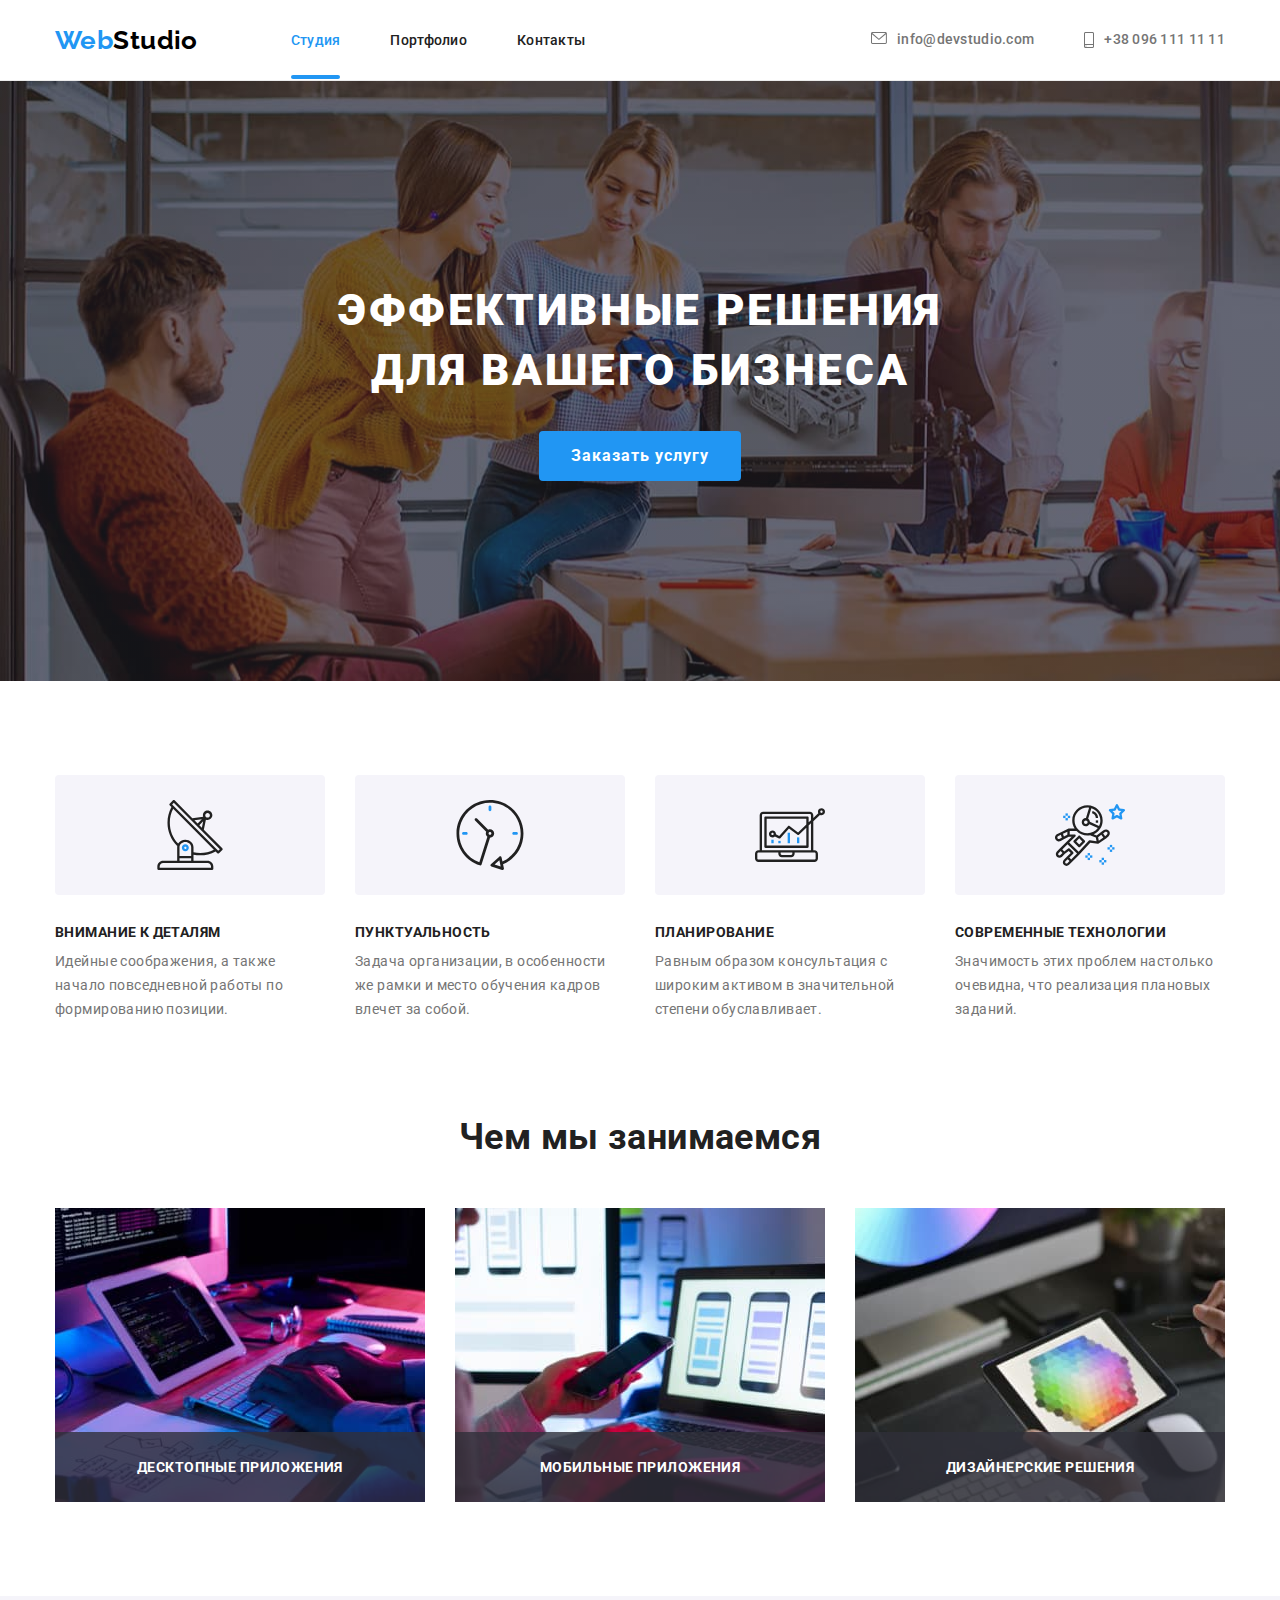
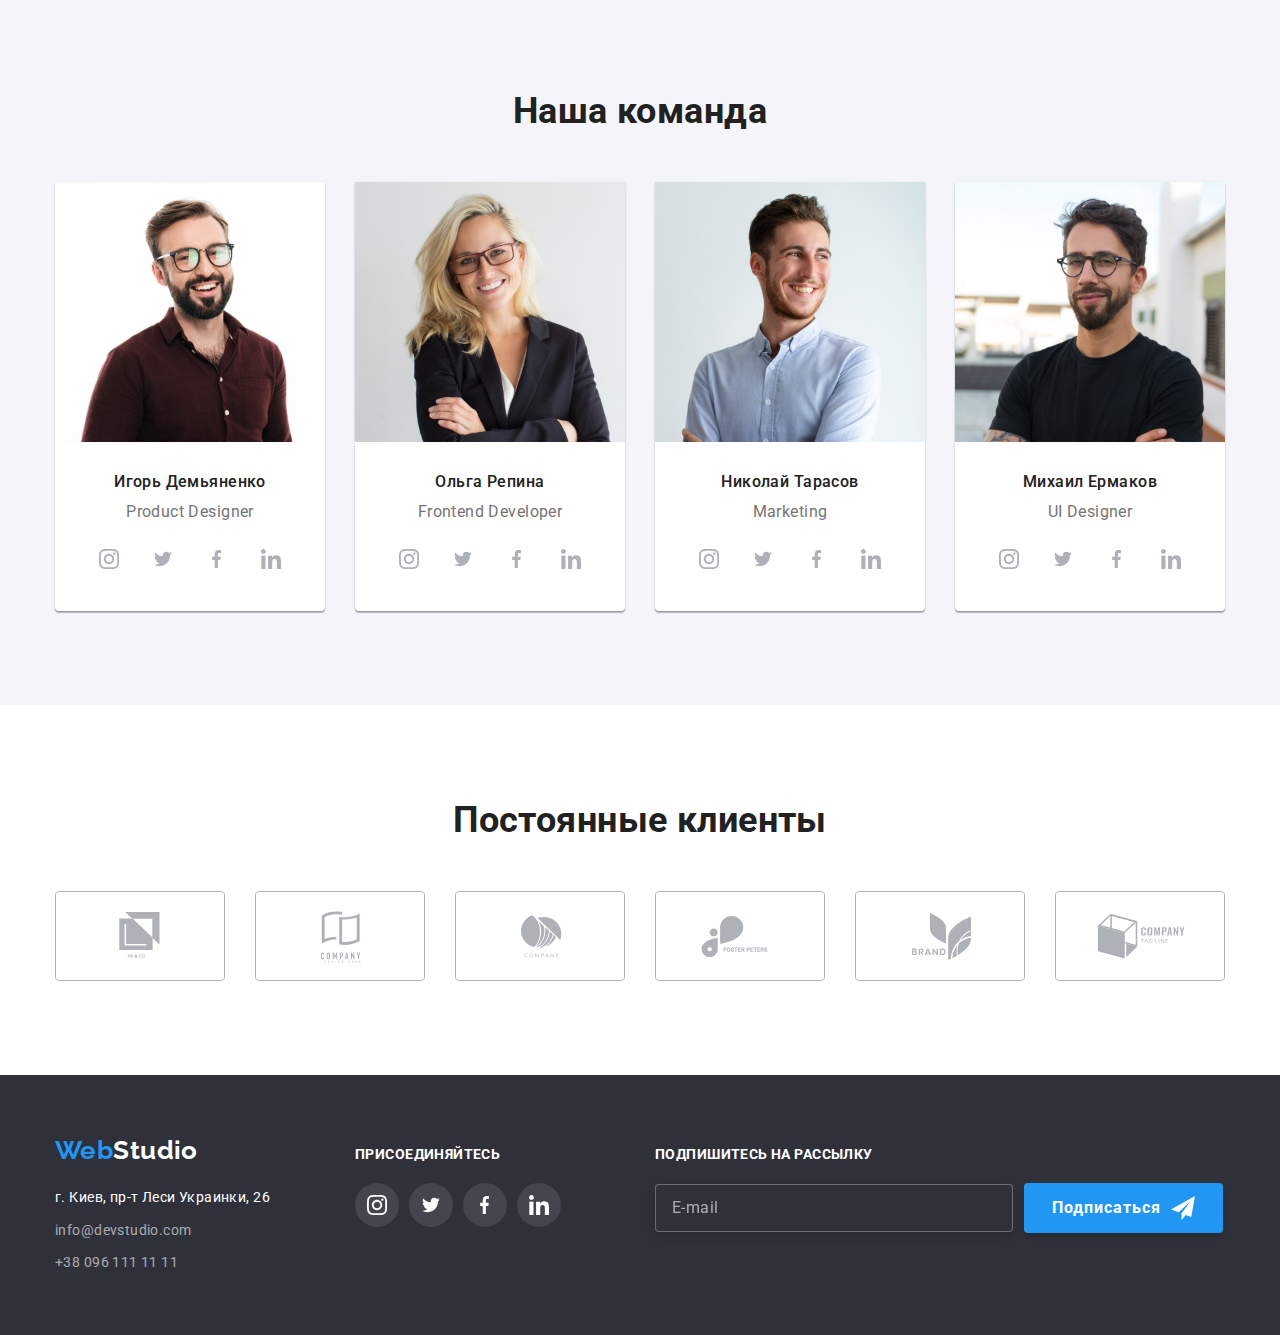
<file: index.html>
<!DOCTYPE html>
<html lang="ru">
<head>
    <meta charset="UTF-8">
    <meta http-equiv="X-UA-Compatible" content="IE=edge">
    <meta name="viewport" content="width=device-width, initial-scale=1.0">
    <title>Document</title>
    <link rel="preconnect" href="https://fonts.gstatic.com">
    <link href="https://fonts.googleapis.com/css2?family=Raleway:wght@700&family=Roboto:wght@400;500;700;900&display=swap" rel="stylesheet">
    <link rel="stylesheet" href="https://cdnjs.cloudflare.com/ajax/libs/modern-normalize/1.0.0/modern-normalize.min.css">
    <link rel="stylesheet" href="./css/style.min.css">
</head>
<body>
    <header class="header">
        <div class="container header__container">
            <nav class="navigation">
                <a class="link navigation__logo navigation__logo--color" href="./index.html"><span class="logo">Web</span>Studio</a>
                <ul class="list navigation-list">
                    <li class="navigation-list__item"><a class="link navigation-list__link navigation-list__link--current" href="./index.html">Студия</a></li>
                    <li class="navigation-list__item"><a class="link navigation-list__link" href="./portfolio.html">Портфолио</a></li>
                    <li class="navigation-list__item"><a class="link navigation-list__link" href="">Контакты</a></li>
                </ul>
            </nav>
            <a class="link navigation-contact" href="mailto:info@devstudio.com">
                <svg class="navigation-contact__icons" width="16" height="12">
                    <use href="./image/icons.svg#icon-mail"></use>
                </svg>
                info@devstudio.com
            </a>
            <a class="link navigation-contact" href="tel:+380961111111">
                <svg class="navigation-contact__icons" width="10" height="16">
                    <use href="./image/icons.svg#icon-smartphone"></use>
                </svg>
                +38 096 111 11 11
            </a>
        </div>
    </header>                                  
    <main>
        <!-- Herous -->
        <section class="hero">
                <h1 class="hero__title">Эффективные решения для вашего бизнеса</h1>
                <button class="hero__button" type="button" data-modal-open>Заказать услугу</button>
        </section>
        <!-- Особенности -->
        <section class="section">
            <div class="container">
                <h2 class="visually-hidden"></h2>
                <ul class="list features-list">
                    <li class="features-list__item">
                        <div class="features-list__block">
                            <svg class="features-list__icon">
                                <use href="./image/icons.svg#icon-antenna"></use>
                            </svg>
                        </div>
                        <h3 class="features-list__title">Внимание к деталям</h3>
                        <p>Идейные соображения, а также начало повседневной работы по формированию позиции.</p>
                    </li>
                    <li class="features-list__item">
                        <div class="features-list__block">
                            <svg class="features-list__icon">
                                <use href="./image/icons.svg#icon-clock"></use>
                            </svg>
                        </div>
                        <h3 class="features-list__title">Пунктуальность</h3>
                        <p>Задача организации, в особенности же рамки и место обучения кадров влечет за собой.</p>
                    </li>
                    <li class="features-list__item">
                        <div class="features-list__block">
                            <svg class="features-list__icon">
                                <use href="./image/icons.svg#icon-diagram"></use>
                            </svg>
                        </div>
                        <h3 class="features-list__title">Планирование</h3>
                        <p>Равным образом консультация с широким активом в значительной степени обуславливает.</p>
                    </li>
                    <li class="features-list__item">
                        <div class="features-list__block">
                            <svg class="features-list__icon">
                                <use href="./image/icons.svg#icon-astronaut"></use>
                            </svg>
                        </div>
                        <h3 class="features-list__title">Современные технологии</h3>
                        <p>Значимость этих проблем настолько очевидна, что реализация плановых заданий.</p>
                    </li>
                </ul>
            </div> 
        </section>
        <!-- Чем мы занимаемся -->
        <section class="section--padding">
            <div class="container">
                <h2 class="main-title">Чем мы занимаемся</h2>
                <ul class="list work-list">
                    <li class="work-list__item">
                        <img src="./image/img.jpg" width="370" height="296" alt="Написание кода">
                        <p class="main-text">Десктопные приложения</p>
                    </li>
                    <li class="work-list__item">
                        <img src="./image/img-1.jpg" width="370" height="296" alt="Создание приложений">
                        <p class="main-text">Мобильные приложения</p>
                    </li>
                    <li class="work-list__item">
                        <img src="./image/img-2.jpg" width="370" height="296" alt="Работа с программами">
                        <p class="main-text">Дизайнерские решения</p>
                    </li>
                </ul>
            </div>
        </section>
        <!-- Наша команда -->
        <section class="section team-bg">
            <div class="container">
                <h2 class="main-title">Наша команда</h2>
                <ul class="list team-list">
                    <li class="team-list__item">
                        <img src="./image/team/img.jpg" width="270" height="260" alt="Игорь Демьяненко">
                        <div class="team-block">
                            <h3 class="team-list__text team-list__title">Игорь Демьяненко</h3>
                            <p class="team-list__text">Product Designer</p>
                            <ul class="list social-icons social-icons--center">
                                <li class="social-icons__items">
                                    <a class="social-icons__link" href="" target="_blank" rel="noopener noreferrer">
                                        <svg class="social-icons__svg" width="20" height="20">
                                            <use href="./image/icons.svg#icon-instagram"></use>
                                        </svg>
                                    </a>
                                </li>
                                <li class="social-icons__items">
                                    <a class="social-icons__link" href="" target="_blank" rel="noopener noreferrer">
                                        <svg class="social-icons__svg" width="20" height="16">
                                            <use href="./image/icons.svg#icon-twitter"></use>
                                        </svg>
                                    </a>
                                </li>
                                <li class="social-icons__items">
                                    <a class="social-icons__link" href="" target="_blank" rel="noopener noreferrer">
                                        <svg class="social-icons__svg" width="10" height="20">
                                            <use href="./image/icons.svg#icon-facebook"></use>
                                        </svg>
                                    </a>
                                </li>
                                <li class="social-icons__items">
                                    <a class="social-icons__link" href="" target="_blank" rel="noopener noreferrer">
                                        <svg class="social-icons__svg" width="20" height="20">
                                            <use href="./image/icons.svg#icon-linkedin"></use>
                                        </svg>
                                    </a>
                                </li>
                            </ul>
                        </div>
                    </li>        
                    <li class="team-list__item">
                        <img src="./image/team/img-1.jpg" width="270" height="260" alt="Ольга Репина">
                        <div class="team-block">
                            <h3 class="team-list__text team-list__title">Ольга Репина</h3>
                            <p class="team-list__text">Frontend Developer</p>
                            <ul class="list social-icons social-icons--center">
                                <li class="social-icons__items">
                                    <a class="social-icons__link" href="" target="_blank" rel="noopener noreferrer">
                                        <svg class="social-icons__svg" width="20" height="20">
                                            <use href="./image/icons.svg#icon-instagram"></use>
                                        </svg>
                                    </a>
                                </li>
                                <li class="social-icons__items">
                                    <a class="social-icons__link" href="" target="_blank" rel="noopener noreferrer">
                                        <svg class="social-icons__svg" width="20" height="16">
                                            <use href="./image/icons.svg#icon-twitter"></use>
                                        </svg>
                                    </a>
                                </li>
                                <li class="social-icons__items">
                                    <a class="social-icons__link" href="" target="_blank" rel="noopener noreferrer">
                                        <svg class="social-icons__svg" width="10" height="20">
                                            <use href="./image/icons.svg#icon-facebook"></use>
                                        </svg>
                                    </a>
                                </li>
                                <li class="social-icons__items">
                                    <a class="social-icons__link" href="" target="_blank" rel="noopener noreferrer">
                                        <svg class="social-icons__svg" width="20" height="20">
                                            <use href="./image/icons.svg#icon-linkedin"></use>
                                        </svg>
                                    </a>
                                </li>
                            </ul>
                        </div>
                    </li>    
                    <li class="team-list__item">
                        <img src="./image/team/img-2.jpg" width="270" height="260" alt="Николай Тарасов">
                        <div class="team-block">
                            <h3 class="team-list__text team-list__title">Николай Тарасов</h3>
                            <p class="team-list__text">Marketing</p>
                            <ul class="list social-icons social-icons--center">
                                <li class="social-icons__items">
                                    <a class="social-icons__link" href="" target="_blank" rel="noopener noreferrer">
                                        <svg class="social-icons__svg" width="20" height="20">
                                            <use href="./image/icons.svg#icon-instagram"></use>
                                        </svg>
                                    </a>
                                </li>
                                <li class="social-icons__items">
                                    <a class="social-icons__link" href="" target="_blank" rel="noopener noreferrer">
                                        <svg class="social-icons__svg" width="20" height="16">
                                            <use href="./image/icons.svg#icon-twitter"></use>
                                        </svg>
                                    </a>
                                </li>
                                <li class="social-icons__items">
                                    <a class="social-icons__link" href="" target="_blank" rel="noopener noreferrer">
                                        <svg class="social-icons__svg" width="10" height="20">
                                            <use href="./image/icons.svg#icon-facebook"></use>
                                        </svg>
                                    </a>
                                </li>
                                <li class="social-icons__items">
                                    <a class="social-icons__link" href="" target="_blank" rel="noopener noreferrer">
                                        <svg class="social-icons__svg" width="20" height="20">
                                            <use href="./image/icons.svg#icon-linkedin"></use>
                                        </svg>
                                    </a>
                                </li>
                            </ul>
                        </div>
                    </li>
                    <li class="team-list__item">
                        <img src="./image/team/img-3.jpg" width="270" height="260" alt="Михаил Ермаков">
                        <div class="team-block">
                            <h3 class="team-list__text team-list__title">Михаил Ермаков</h3>
                            <p class="team-list__text">UI Designer</p>
                            <ul class="list social-icons social-icons--center">
                                <li class="social-icons__items">
                                    <a class="social-icons__link" href="" target="_blank" rel="noopener noreferrer">
                                        <svg class="social-icons__svg" width="20" height="20">
                                            <use href="./image/icons.svg#icon-instagram"></use>
                                        </svg>
                                    </a>
                                </li>
                                <li class="social-icons__items">
                                    <a class="social-icons__link" href="" target="_blank" rel="noopener noreferrer">
                                        <svg class="social-icons__svg" width="20" height="16">
                                            <use href="./image/icons.svg#icon-twitter"></use>
                                        </svg>
                                    </a>
                                </li>
                                <li class="social-icons__items">
                                    <a class="social-icons__link" href="" target="_blank" rel="noopener noreferrer">
                                        <svg class="social-icons__svg" width="10" height="20">
                                            <use href="./image/icons.svg#icon-facebook"></use>
                                        </svg>
                                    </a>
                                </li>
                                <li class="social-icons__items">
                                    <a class="social-icons__link" href="" target="_blank" rel="noopener noreferrer">
                                        <svg class="social-icons__svg" width="20" height="20">
                                            <use href="./image/icons.svg#icon-linkedin"></use>
                                        </svg>
                                    </a>
                                </li>
                            </ul>
                        </div>
                    </li>
                </ul>
            </div>
        </section>
        <!-- Постоянные клиенты -->
        <section class="section">
            <div class="container">
                <h2 class="main-title">Постоянные клиенты</h2>
                <ul class="list clients">
                    <li class="clients__items">
                        <a class="clients__link" href="">
                            <svg class="clients__logo"  width="45" height="49">
                                <use href="./image/icons.svg#icon-logo-1"></use>
                            </svg>
                        </a>
                    </li>
                    <li class="clients__items">
                        <a class="clients__link" href="">
                            <svg class="clients__logo"  width="40" height="52">
                                <use href="./image/icons.svg#icon-logo-2"></use>
                            </svg>
                        </a>
                    </li>
                    <li class="clients__items">
                        <a class="clients__link" href="">
                            <svg class="clients__logo"  width="41" height="43">
                                <use href="./image/icons.svg#icon-logo-3"></use>
                            </svg>
                        </a>
                    </li>
                    <li class="clients__items">
                        <a class="clients__link" href="">
                            <svg class="clients__logo"  width="80" height="42">
                                <use href="./image/icons.svg#icon-logo-4"></use>
                            </svg>
                        </a>
                    </li>
                    <li class="clients__items">
                        <a class="clients__link" href="">
                            <svg class="clients__logo"  width="59" height="47">
                                <use href="./image/icons.svg#icon-logo-5"></use>
                            </svg>
                        </a>
                    </li>
                    <li class="clients__items">
                        <a class="clients__link" href="">
                            <svg class="clients__logo"  width="89" height="45">
                                <use href="./image/icons.svg#icon-logo-6"></use>
                            </svg>
                        </a>
                    </li>
                </ul>
            </div>
        </section>
    </main>
    <footer class="footer bg-box">
        <div class="container footer__container">
            <div class="footer-address">
                <a class="link footer-address__logo footer-address__logo--color" href="./index.html"><span class="logo">Web</span>Studio</a>
                <address class="address">
                    <ul class="list">
                        <li class="address__item"><a class="link" href="https://goo.gl/maps/GUW6Cox9GV64Fp7AA" target="_blank" rel="noopener noreferrer">г. Киев, пр-т Леси Украинки, 26</a></li>
                        <li class="address__item"><a class="link address__link" href="mailto:info@devstudio.com">info@devstudio.com</a></li>
                        <li class="address__item"><a class="link address__link" href="tel:+380961111111">+38 096 111 11 11</a></li>
                    </ul>
                </address>
            </div>
            <div class="footer-icon">
                <p class="footer__text">присоединяйтесь</p>
                <ul class="list social-icons">
                    <li class="social-icons__items">
                        <a class="social-icons__link social-icons__link--fill" href="" target="_blank" rel="noopener noreferrer">
                            <svg class="social-icons__svg" width="20" height="20">
                                <use href="./image/icons.svg#icon-instagram"></use>
                            </svg>
                        </a>
                    </li>
                    <li class="social-icons__items">
                        <a class="social-icons__link social-icons__link--fill" href="" target="_blank" rel="noopener noreferrer">
                            <svg class="social-icons__svg" width="20" height="16">
                                <use href="./image/icons.svg#icon-twitter"></use>
                            </svg>
                        </a>
                    </li>
                    <li class="social-icons__items">
                        <a class="social-icons__link social-icons__link--fill" href="" target="_blank" rel="noopener noreferrer">
                            <svg class="social-icons__svg" width="10" height="20">
                                <use href="./image/icons.svg#icon-facebook"></use>
                            </svg>
                        </a>
                    </li>
                    <li class="social-icons__items">
                        <a class="social-icons__link social-icons__link--fill" href="" target="_blank" rel="noopener noreferrer">
                            <svg class="social-icons__svg" width="20" height="20">
                                <use href="./image/icons.svg#icon-linkedin"></use>
                            </svg>
                        </a>
                    </li>
                </ul>
            </div>
            <div class="footer-form">
                <p class="footer__text">Подпишитесь на рассылку</p>
                <form class="footer-form__item">
                    <input type="email" name="email" placeholder="E-mail">
                    <button type="submit">
                        <span>Подписаться</span>
                        <svg width="24" height="24">
                            <use href="./image/icons.svg#icon-send-1"></use>
                        </svg>
                    </button>
                </form>
            </div>
        </div>
    </footer>
    <div class="backdrop is-hidden" data-modal>
        <div class="modal">
            <button class="modal__btn" data-modal-close>
                <svg width="11" height="11">
                    <use href="./image/icons.svg#icon-X"></use>
                </svg>
            </button>
            <h2 class="modal__title">Оставьте свои данные, мы вам перезвоним</h2>
            <form class="modal__form">
                <label>
                    <span class="modal__text">Имя</span>
                    <input type="text" name="name">
                    <svg class="modal__label-svg" width="18" height="18">
                        <use href="./image/icons.svg#icon-person-modal"></use>
                    </svg>
                </label>
                <label>
                    <span class="modal__text">Телефон</span>
                    <input type="tel" name="phone-number">
                    <svg class="modal__label-svg" width="18" height="18">
                        <use href="./image/icons.svg#icon-phone-modal"></use>
                    </svg>
                </label>
                <label>
                    <span class="modal__text">Почта</span>
                    <input type="email" name="email">
                    <svg class="modal__label-svg" width="18" height="18">
                        <use href="./image/icons.svg#icon-email-modal"></use>
                    </svg>
                </label>
                <label>
                    <span class="modal__text">Комментарий</span>
                    <textarea name="feedback" cols="30" rows="10" placeholder="Введите текст"></textarea>
                </label>
                <div class="checkbox">
                    <label class="checkbox__label">
                        <input type="checkbox" name="checkbox">
                        <svg class="checkbox__label-svg" width="16" height="15">
                            <use href="./image/icons.svg#icon-check-1"></use>
                        </svg>
                        Соглашаюсь с рассылкой и принимаю 
                    </label>
                    <a href="">
                        Условия договора    
                    </a>
                </div>
                <button class="modal__button" type="submit">Отправить</button>
            </form>
        </div>
      </div>
    <script src="./js/modal.js"></script>                                   
</body>
</html>
</file>
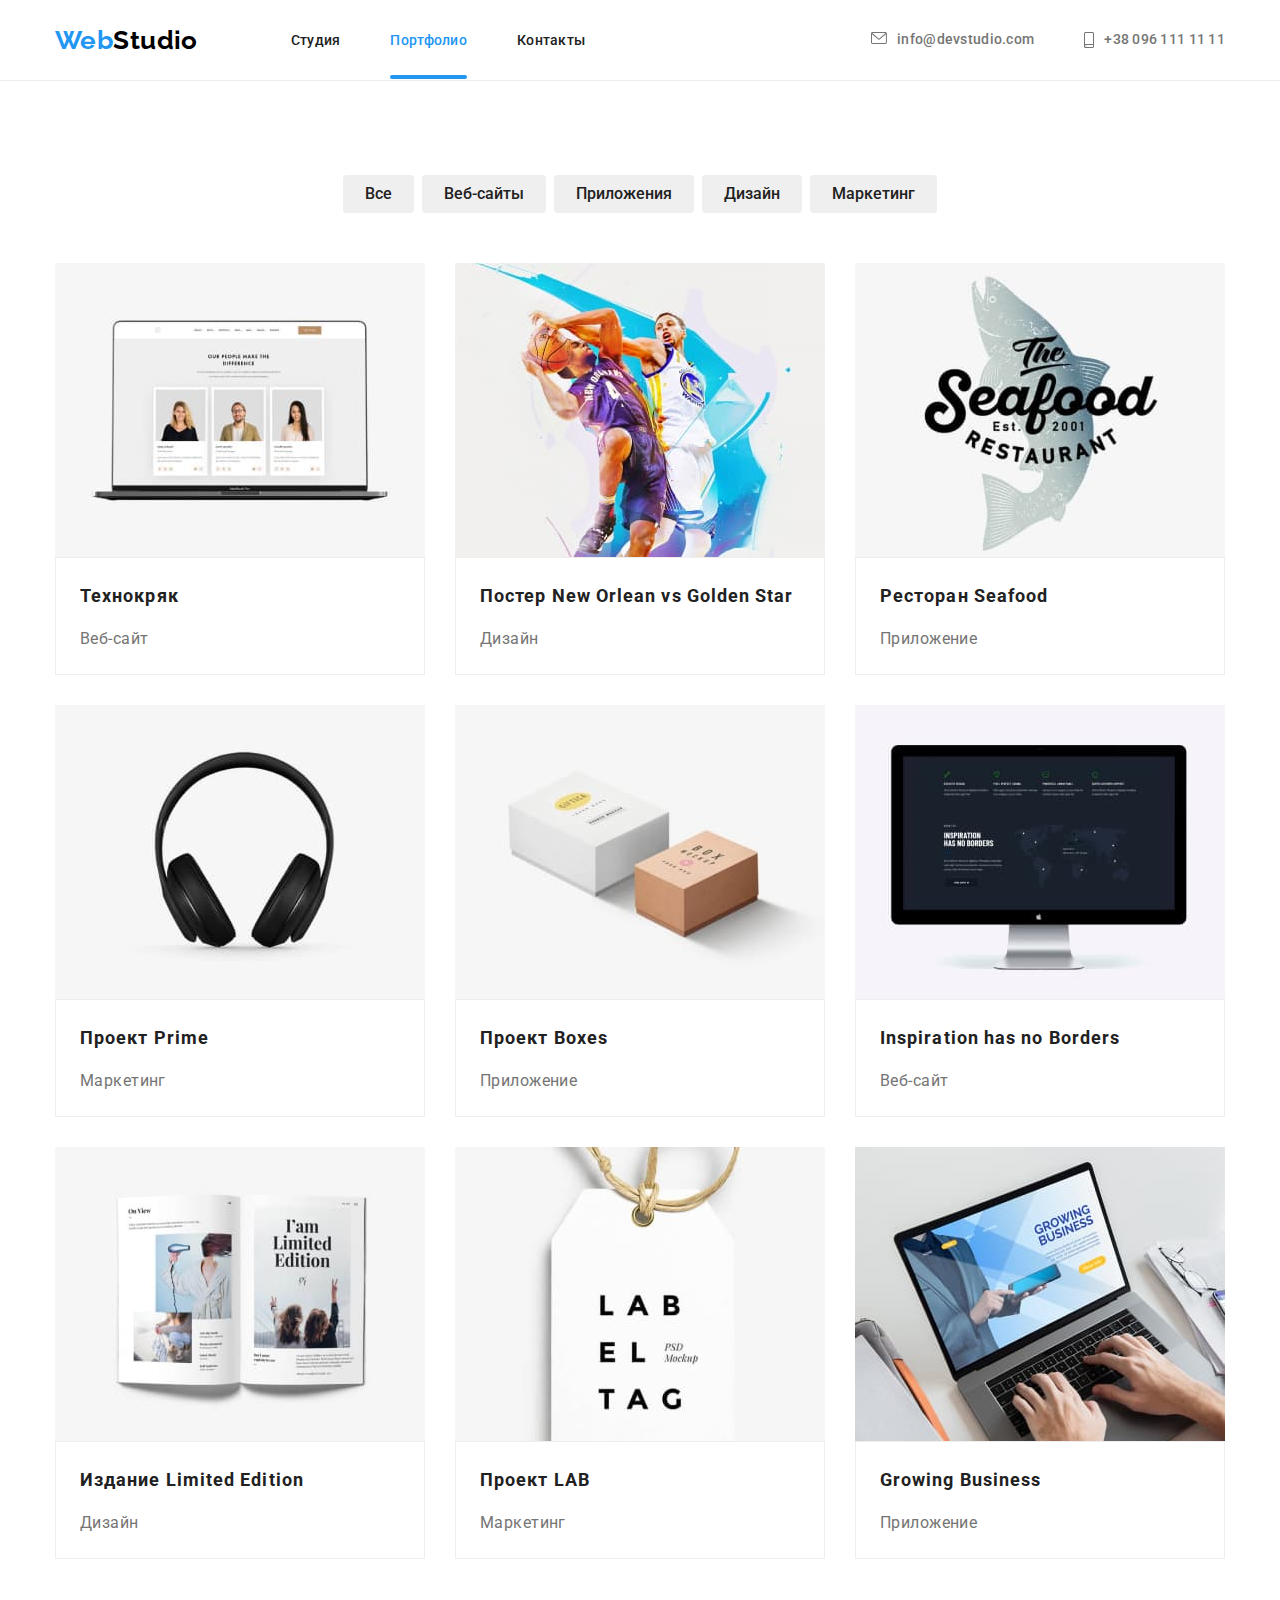
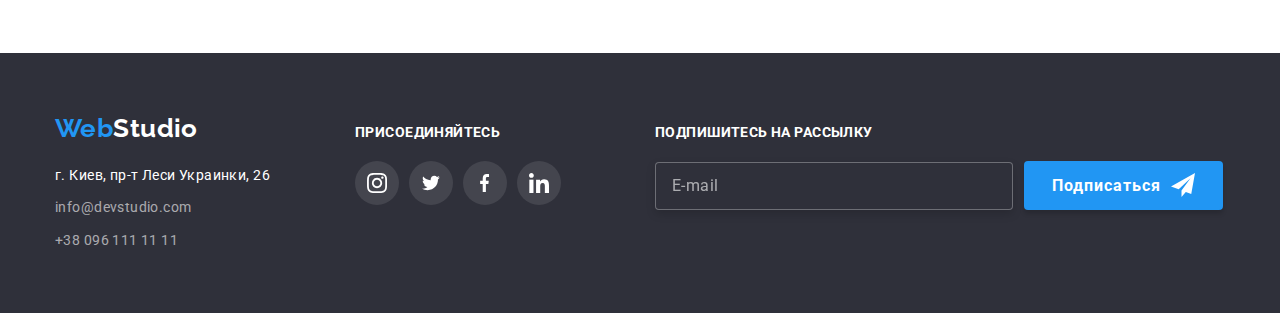
<file: portfolio.html>
<!DOCTYPE html>
<html lang="ru">
<head>
    <meta charset="UTF-8">
    <meta http-equiv="X-UA-Compatible" content="IE=edge">
    <meta name="viewport" content="width=device-width, initial-scale=1.0">
    <title>Portfolio</title>
    <link rel="preconnect" href="https://fonts.gstatic.com">
    <link href="https://fonts.googleapis.com/css2?family=Raleway:wght@700&family=Roboto:wght@400;500;700;900&display=swap" rel="stylesheet">
    <link rel="stylesheet" href="https://cdnjs.cloudflare.com/ajax/libs/modern-normalize/1.0.0/modern-normalize.min.css">
    <link rel="stylesheet" href="./css/style.min.css">
</head>
<body>
    <header class="header">
        <div class="container header__container">
            <nav class="navigation">
                <a class="link navigation__logo" href="./index.html"><span class="logo">Web</span>Studio</a>
                <ul class="list navigation-list">
                    <li class="navigation-list__item"><a class="link navigation-list__link" href="./index.html">Студия</a></li>
                    <li class="navigation-list__item"><a class="link navigation-list__link navigation-list__link--current" href="./portfolio.html">Портфолио</a></li>
                    <li class="navigation-list__item"><a class="link navigation-list__link" href="">Контакты</a></li>
                </ul>
            </nav>
            <a class="link navigation-contact" href="mailto:info@devstudio.com">
                <svg class="navigation-contact__icons" width="16" height="12">
                    <use href="./image/icons.svg#icon-mail"></use>
                </svg>
                info@devstudio.com
            </a>
            <a class="link navigation-contact" href="tel:+380961111111">
                <svg class="navigation-contact__icons" width="10" height="16">
                    <use href="./image/icons.svg#icon-smartphone"></use>
                </svg>
                +38 096 111 11 11
            </a>
        </div>
    </header>      
    <main>
    <section class="section">
        <div class="container">
            <div class="button-block">
                <h1 class="visually-hidden"></h1>
                <ul class="list button-block__list">
                    <li class="button-block__item"><button class="button-block__btn" type="button">Все</button></li>
                    <li class="button-block__item"><button class="button-block__btn" type="button">Веб-сайты</button></li>
                    <li class="button-block__item"><button class="button-block__btn" type="button">Приложения</button></li>
                    <li class="button-block__item"><button class="button-block__btn" type="button">Дизайн</button></li>
                    <li class="button-block__item"><button class="button-block__btn" type="button">Маркетинг</button></li>
                </ul>
            </div>
            <div class="content">
                <ul class="list content-list">
                    <li class="content__item">
                        <a class="content__link" href="">
                            <div class="thumb">
                                <img src="./image/portfilio/img.jpg" width="370" alt="экран ноутбука">
                                <p class="thumb__text">Технокряк это современная площадка распространения коронавируса. 
                                    Компании используют эту платформу для цифрового шпионажа и атак на защищённые сервера конкурентов.
                                </p>
                            </div>
                            <div class="portfolio">
                                <h2 class="portfolio__title">Технокряк</h2>
                                <p class="portfolio__text">Веб-сайт</p>
                            </div>
                        </a>
                    </li>
                    <li class="content__item">
                        <a class="content__link" href="">
                                <div class="thumb">
                                    <img src="./image/portfilio/img-1.jpg" width="370" alt="экран ноутбука">
                                    <p class="thumb__text">Технокряк это современная площадка распространения коронавируса. 
                                        Компании используют эту платформу для цифрового шпионажа и атак на защищённые сервера конкурентов.
                                    </p>
                                </div>
                            <div class="portfolio">
                                <h2 class="portfolio__title" >Постер New Orlean vs Golden Star</h2>
                                <p class="portfolio__text">Дизайн</p>
                            </div>
                        </a>
                    </li>
                    <li class="content__item">                        
                            <a class="content__link" href="">
                                <div class="thumb">
                                    <img src="./image/portfilio/img-2.jpg" width="370" alt="экран ноутбука">
                                    <p class="thumb__text">Технокряк это современная площадка распространения коронавируса. 
                                        Компании используют эту платформу для цифрового шпионажа и атак на защищённые сервера конкурентов.
                                    </p>
                                </div>
                            <div class="portfolio">
                                <h2 class="portfolio__title" >Ресторан Seafood</h2>
                                <p class="portfolio__text">Приложение</p>
                            </div>
                        </a>
                    </li>
                    <li class="content__item">
                        <a class="content__link" href="">
                            <div class="thumb">
                                <img src="./image/portfilio/img-3.jpg" width="370" alt="экран ноутбука">
                                <p class="thumb__text">Технокряк это современная площадка распространения коронавируса. 
                                    Компании используют эту платформу для цифрового шпионажа и атак на защищённые сервера конкурентов.
                                </p>
                            </div>
                            <div class="portfolio">
                                <h2 class="portfolio__title" >Проект Prime</h2>
                                <p class="portfolio__text">Маркетинг</p>
                            </div>
                        </a>
                    </li>
                    <li class="content__item">
                        <a class="content__link" href="">
                            <div class="thumb">
                                <img src="./image/portfilio/img-4.jpg" width="370" alt="экран ноутбука">
                                <p class="thumb__text">Технокряк это современная площадка распространения коронавируса. 
                                    Компании используют эту платформу для цифрового шпионажа и атак на защищённые сервера конкурентов.
                                </p>
                            </div>
                            <div class="portfolio">
                                <h2 class="portfolio__title">Проект Boxes</h2>
                                <p class="portfolio__text">Приложение</p>
                            </div>
                        </a>
                    </li>
                    <li class="content__item">
                        <a class="content__link" href="">
                            <div class="thumb">
                                <img src="./image/portfilio/img-5.jpg" width="370" alt="экран ноутбука">
                                <p class="thumb__text">Технокряк это современная площадка распространения коронавируса. 
                                    Компании используют эту платформу для цифрового шпионажа и атак на защищённые сервера конкурентов.
                                </p>
                            </div>
                            <div class="portfolio">
                                <h2 class="portfolio__title">Inspiration has no Borders</h2>
                                <p class="portfolio__text">Веб-сайт</p>
                            </div>
                        </a>
                    </li>
                    <li class="content__item">
                        <a class="content__link" href="">
                            <div class="thumb">
                                <img src="./image/portfilio/img-6.jpg" width="370" alt="экран ноутбука">
                                <p class="thumb__text">Технокряк это современная площадка распространения коронавируса. 
                                    Компании используют эту платформу для цифрового шпионажа и атак на защищённые сервера конкурентов.
                                </p>
                            </div>
                            <div class="portfolio">
                                <h2 class="portfolio__title">Издание Limited Edition</h2>
                                <p class="portfolio__text">Дизайн</p>
                            </div>
                        </a>
                    </li>
                    <li class="content__item">
                        <a class="content__link" href="">
                            <div class="thumb">
                                <img src="./image/portfilio/img-7.jpg" width="370" alt="экран ноутбука">
                                <p class="thumb__text">Технокряк это современная площадка распространения коронавируса. 
                                    Компании используют эту платформу для цифрового шпионажа и атак на защищённые сервера конкурентов.
                                </p>
                            </div>
                            <div class="portfolio">
                                <h2 class="portfolio__title">Проект LAB</h2>
                                <p class="portfolio__text">Маркетинг</p>
                            </div>
                        </a>
                    </li>
                    <li class="content__item">
                        <a class="content__link" href="">
                            <div class="thumb">
                                <img src="./image/portfilio/img-8.jpg" width="370" alt="экран ноутбука">
                                <p class="thumb__text">Технокряк это современная площадка распространения коронавируса. 
                                    Компании используют эту платформу для цифрового шпионажа и атак на защищённые сервера конкурентов.
                                </p>
                            </div>
                            <div class="portfolio">
                                <h2 class="portfolio__title">Growing Business</h2>
                                <p class="portfolio__text">Приложение</p>
                            </div>
                        </a>
                    </li>
                </ul>
            </div>
        </div>
    </section>
    </main>
    <footer class="footer bg-box">
        <div class="container footer__container">
            <div class="footer-address">
                <a class="link footer-address__logo footer-address__logo--color" href="./index.html"><span class="logo">Web</span>Studio</a>
                <address class="address">
                    <ul class="list">
                        <li class="address__item"><a class="link" href="https://goo.gl/maps/GUW6Cox9GV64Fp7AA" target="_blank" rel="noopener noreferrer">г. Киев, пр-т Леси Украинки, 26</a></li>
                        <li class="address__item"><a class="link address__link" href="mailto:info@devstudio.com">info@devstudio.com</a></li>
                        <li class="address__item"><a class="link address__link" href="tel:+380961111111">+38 096 111 11 11</a></li>
                    </ul>
                </address>
            </div>
            <div class="footer-icon">
                <p class="footer__text">присоединяйтесь</p>
                <ul class="list social-icons">
                    <li class="social-icons__items">
                        <a class="social-icons__link social-icons__link--fill" href="" target="_blank" rel="noopener noreferrer">
                            <svg class="social-icons__svg" width="20" height="20">
                                <use href="./image/icons.svg#icon-instagram"></use>
                            </svg>
                        </a>
                    </li>
                    <li class="social-icons__items">
                        <a class="social-icons__link social-icons__link--fill" href="" target="_blank" rel="noopener noreferrer">
                            <svg class="social-icons__svg" width="20" height="16">
                                <use href="./image/icons.svg#icon-twitter"></use>
                            </svg>
                        </a>
                    </li>
                    <li class="social-icons__items">
                        <a class="social-icons__link social-icons__link--fill" href="" target="_blank" rel="noopener noreferrer">
                            <svg class="social-icons__svg" width="10" height="20">
                                <use href="./image/icons.svg#icon-facebook"></use>
                            </svg>
                        </a>
                    </li>
                    <li class="social-icons__items">
                        <a class="social-icons__link social-icons__link--fill" href="" target="_blank" rel="noopener noreferrer">
                            <svg class="social-icons__svg" width="20" height="20">
                                <use href="./image/icons.svg#icon-linkedin"></use>
                            </svg>
                        </a>
                    </li>
                </ul>
            </div>
            <div class="footer-form">
                <p class="footer__text">Подпишитесь на рассылку</p>
                <form class="footer-form__item">
                    <input type="email" name="email" placeholder="E-mail">
                    <button type="submit">
                        <span>Подписаться</span>
                        <svg width="24" height="24">
                            <use href="./image/icons.svg#icon-send-1"></use>
                        </svg>
                    </button>
                </form>
            </div>
        </div>
    </footer>
</body>
</html>
</file>
<file: css/style.min.css>
:root{--main-text: "Roboto", sans-serif;--main-text-color: #757575;--title-color: #212121;--button-color: #2196f3;--bg-color: #2f303a;--text-white-color: #ffffff;--address-footer-color: rgba(255, 255, 255, 0.6);--team-bg: #f5f4fa;--focus-hover: #188ce8;--color-icons: #afb1b8}html{box-sizing:border-box}*,*::after,*::before{box-sizing:inherit}body{font-family:var(--main-text);font-size:14px;line-height:1.71;letter-spacing:0.03em;color:var(--main-text-color)}.visually-hidden{position:absolute !important;clip:rect(1px 1px 1px 1px);clip:rect(1px, 1px, 1px, 1px);padding:0 !important;border:0 !important;height:1px !important;width:1px !important;overflow:hidden}h1,h2,h3,h4,h5,h6,p{margin-top:0;margin-bottom:0}.container{width:1200px;padding-left:15px;padding-right:15px;margin-left:auto;margin-right:auto}.section{padding-top:94px;padding-bottom:94px}img{display:block;max-width:100%;height:auto}.list{list-style:none;padding-left:0;margin-top:0;margin-bottom:0}.bg-box{background-color:var(--bg-color)}.hero__title{font-weight:900;font-size:44px;line-height:1.36;text-align:center;letter-spacing:0.06em;text-transform:uppercase;color:var(--text-white-color);max-width:696px;margin-right:auto;margin-bottom:30px;margin-left:auto}.features-list__title{font-weight:700;font-size:14px;line-height:1.14;text-transform:uppercase;color:var(--title-color);margin-bottom:10px}.main-title{font-weight:700;font-size:36px;line-height:1.17;text-align:center;color:var(--title-color);margin-bottom:50px}.work-list{display:flex;margin-top:-30px;margin-left:-30px}.work-list__item{position:relative;margin-top:30px;margin-left:30px}.main-text{position:absolute;left:0;bottom:0;width:100%;padding-top:27px;padding-bottom:27px;font-weight:700;line-height:1.17;text-align:center;text-transform:uppercase;color:var(--text-white-color);background-color:rgba(47,48,58,0.8)}.link{text-decoration:none;color:inherit;transition:color 250ms cubic-bezier(0.4, 0, 0.2, 1)}.link:hover,.link:focus{color:var(--button-color)}.logo{color:var(--button-color)}.navigation__logo,.footer-address__logo{font-family:"Raleway", sans-serif;font-weight:700;font-size:26px;line-height:1.19;color:#000000}.navigation__logo{margin-right:93px}.footer-address__logo{display:block;margin-bottom:20px}.hero{padding-top:200px;padding-bottom:200px;background-color:#c4c4c4;background-image:linear-gradient(to bottom, rgba(47,48,58,0.4), rgba(47,48,58,0.4)),url(../image/hero/Img.jpg);max-width:1600px;margin-right:auto;margin-left:auto}.button-block__btn{font-weight:500;font-size:16px;line-height:1.62;text-align:center;color:var(--title-color);cursor:pointer;padding:6px 22px;border:var(--team-bg);border-radius:4px;transition:background-color 250ms cubic-bezier(0.4, 0, 0.2, 1),box-shadow 250ms cubic-bezier(0.4, 0, 0.2, 1),color 250ms cubic-bezier(0.4, 0, 0.2, 1)}.button-block__btn:focus,.button-block__btn:hover{color:var(--text-white-color);background-color:var(--button-color);box-shadow:0px 3px 1px rgba(0,0,0,0.1),0px 1px 2px rgba(0,0,0,0.08),0px 2px 2px rgba(0,0,0,0.12)}.button-block__item:not(:last-child){margin-right:8px}.hero__button{font-weight:700;font-size:16px;line-height:1.87;display:flex;align-items:center;text-align:center;letter-spacing:0.06em;color:var(--text-white-color);background-color:var(--button-color);cursor:pointer;margin-right:auto;margin-left:auto;padding:10px 32px;border:0;border-radius:4px;transition:background-color 250ms cubic-bezier(0.4, 0, 0.2, 1)}.hero__button:hover,.hero__button:focus{background-color:var(--focus-hover);box-shadow:0px 4px 4px rgba(0,0,0,0.15)}.social-icons{display:flex;align-items:center}.social-icons--center{justify-content:center}.social-icons__items:not(:last-child){margin-right:10px}.social-icons__link{display:flex;justify-content:center;align-items:center;width:44px;height:44px;border-radius:50%;background-color:rgba(255,255,255,0.1);transition:background-color 250ms cubic-bezier(0.4, 0, 0.2, 1)}.social-icons__link:hover,.social-icons__link:focus{background-color:var(--focus-hover)}.social-icons__link:hover .social-icons__svg,.social-icons__link:focus .social-icons__svg{fill:var(--text-white-color)}.social-icons__link .social-icons__svg{fill:var(--color-icons);transition:fill 250ms cubic-bezier(0.4, 0, 0.2, 1)}.social-icons__link--fill .social-icons__svg{fill:var(--text-white-color)}.section--padding{padding-bottom:94px}.features-list{display:flex}.features-list__item{max-width:270px}.features-list__item:not(:last-child){margin-right:30px}.features-list__block{display:flex;justify-content:center;align-items:center;height:120px;margin-bottom:30px;border-radius:4px;background-color:var(--team-bg)}.features-list__icon{width:70px;height:70px}.team-list{display:flex;margin-top:-30px;margin-left:-30px}.team-list__item{margin-top:30px;margin-left:30px;background-color:var(--text-white-color);box-shadow:0px 1px 3px rgba(0,0,0,0.12),0px 1px 1px rgba(0,0,0,0.14),0px 2px 1px rgba(0,0,0,0.2);border-radius:0px 0px 4px 4px}.team-block{padding:30px 10px}.team-list__text{font-size:16px;line-height:1.19;text-align:center;margin-bottom:16px}.team-list__title{font-weight:500;color:var(--title-color);margin-bottom:10px}.team-bg{background-color:var(--team-bg)}.clients{display:flex;justify-content:center;align-items:center}.clients__items{box-sizing:border-box;border:1px solid #afb1b8;border-radius:4px;width:170px;height:90px;transition:border 250ms cubic-bezier(0.4, 0, 0.2, 1)}.clients__items:not(:last-child){margin-right:30px}.clients__items:hover{border:1px solid var(--focus-hover)}.clients__link{display:flex;justify-content:center;align-items:center;width:170px;height:90px}.clients__link:hover .clients__logo,.clients__link:focus .clients__logo{fill:var(--focus-hover)}.clients__logo{fill:var(--color-icons);transition:fill 250ms cubic-bezier(0.4, 0, 0.2, 1)}.navigation-list{display:inline-flex;margin-left:0}.navigation-list__item:not(:last-child){margin-right:50px}.navigation-list__link{position:relative;padding-top:25px;padding-bottom:31px;font-weight:500;line-height:1.14;letter-spacing:0.02em;color:var(--title-color)}.navigation-list__link--current{color:var(--button-color)}.navigation-list__link--current::after{content:"";position:absolute;display:block;left:0;bottom:0;width:100%;height:4px;border-radius:2px;background-color:currentColor}.navigation-contact{display:inline-flex;font-weight:500;line-height:1.14;letter-spacing:0.02em;color:var(--main-text-color)}.navigation-contact:not(:last-child){margin-right:50px}.navigation-contact__icons{margin-right:10px;fill:currentColor}.header{padding-top:25px;padding-bottom:24px;border-bottom:1px solid #ececec}.header__container{display:flex;justify-content:flex-end;align-items:center}.navigation{display:flex;align-items:center;margin-right:auto}.footer{padding-top:60px;padding-bottom:60px}.address{font-style:normal;color:var(--text-white-color)}.footer-address__logo--color{color:var(--text-white-color)}.footer-address,.footer-icon{align-self:baseline;flex-basis:calc((50% - 45px) / 2);margin-right:30px}.address__link{color:var(--address-footer-color)}.address__item:not(:last-child){margin-bottom:9px}.footer__container{display:flex}.footer__text{font-weight:700;line-height:1.14;text-transform:uppercase;color:var(--text-white-color);margin-bottom:20px}.footer-form{align-self:baseline;flex-basis:calc(50% - 15px)}.footer-form__item input{width:358px;margin-right:8px;background-color:var(--bg-color);padding-top:15px;padding-bottom:15px;padding-left:16px;color:var(--text-white-color);border:1px solid rgba(255,255,255,0.3);filter:drop-shadow(0px 4px 4px rgba(0,0,0,0.15));border-radius:4px}.footer-form__item>input::placeholder{font-size:16px;line-height:1.25;align-items:center;letter-spacing:0.03em;color:rgba(255,255,255,0.6)}.footer-form__item>button,.modal__form>button{display:inline-flex;font-weight:700;font-size:16px;line-height:1.87;letter-spacing:0.06em;color:var(--text-white-color);background:#2196f3;box-shadow:0px 4px 4px rgba(0,0,0,0.15);border:0;border-radius:4px;cursor:pointer}.footer-form__item>button{padding:10px 28px;align-items:center;transition:background-color 250ms cubic-bezier(0.4, 0, 0.2, 1)}.footer-form__item>button:hover{background-color:var(--focus-hover)}.footer-form__item>button>span{margin-right:10px}.portfolio{padding:20px 24px;border:1px solid #eeeeee}.portfolio__title{font-weight:700;font-size:18px;line-height:2;letter-spacing:0.06em;color:var(--title-color);margin-bottom:10px}.portfolio__text{font-size:16px;line-height:1.87}.button-block__list,.content-list{display:flex;justify-content:center}.button-block__list{margin-bottom:50px}.content-list{flex-wrap:wrap;margin-top:-30px;margin-left:-30px}.content__item{margin-top:30px;margin-left:30px}.content__link{display:block;text-decoration:none;color:inherit;transition:box-shadow 250ms cubic-bezier(0.4, 0, 0.2, 1)}.content__link:hover,.content__link:focus{box-shadow:0px 1px 1px rgba(0,0,0,0.12),0px 4px 4px rgba(0,0,0,0.06),1px 4px 6px rgba(0,0,0,0.16)}.thumb{position:relative;overflow:hidden}.thumb__text{position:absolute;left:0;top:0;padding:63px 24px;transform:translateY(100%);transition:transform 250ms cubic-bezier(0.4, 0, 0.2, 1);font-size:18px;line-height:1.56;color:var(--text-white-color);background-color:rgba(33,150,243,0.9)}.content__link:hover .thumb__text,.content__link:focus .thumb__text{transform:translateY(0)}.backdrop{position:fixed;top:0;left:0;z-index:100;width:100%;height:100%;background-color:rgba(0,0,0,0.2);opacity:1;transition:opacity 500ms cubic-bezier(0.4, 0, 0.2, 1)}.backdrop.is-hidden{opacity:0;visibility:hidden;pointer-events:none}.is-hidden .modal{transform:translate(-50%, -50%) scale(1.2)}.modal{position:absolute;visibility:visible;top:50%;left:50%;transform:translate(-50%, -50%);width:528px;height:581px;padding:40px;background-color:#fff;box-shadow:0px 1px 3px rgba(0,0,0,0.12),0px 1px 1px rgba(0,0,0,0.14),0px 2px 1px rgba(0,0,0,0.2);border-radius:4px;transition:transform 500ms cubic-bezier(0.4, 0, 0.2, 1)}.modal__form>label{display:flex;position:relative;flex-direction:column;margin-bottom:10px}.modal__form label input,.modal__form label textarea{border:1px solid rgba(33,33,33,0.2);box-sizing:border-box;border-radius:4px;transition:border-color 250ms cubic-bezier(0.4, 0, 0.2, 1)}.modal__form label input:focus,.modal__form label textarea:focus{outline-color:var(--button-color)}.modal__form label textarea{padding:12px 16px}.modal__form label:hover input,.modal__form label:hover textarea{border-color:var(--button-color)}.modal__form label input{height:40px;padding-left:40px}.modal__form label textarea{resize:none;width:100%;height:120px;margin-bottom:20px}.modal__form label textarea::placeholder{color:rgba(117,117,117,0.5)}.modal__label-svg{position:absolute;left:16px;bottom:12px;transition:fill 250ms cubic-bezier(0.4, 0, 0.2, 1)}.modal__form input:hover+.modal__label-svg,.modal__form input:focus+.modal__label-svg{fill:var(--button-color)}.modal__form>button{display:flex;margin-left:auto;margin-right:auto;padding:10px 55px}.modal__title{margin-bottom:10px;font-weight:700;font-size:20px;line-height:1.15;text-align:center;letter-spacing:0.03em;color:var(--title-color)}.modal__text{font-size:12px;line-height:1.17;letter-spacing:0.01em;color:var(--main-text-color);margin-bottom:4px}.checkbox{display:flex;justify-content:center;margin-bottom:30px}.checkbox a{margin-left:5px;color:var(--button-color);text-decoration:underline}.checkbox__label{display:flex;align-items:center;flex-direction:inherit}.checkbox__label>input{position:absolute !important;clip:rect(1px 1px 1px 1px);clip:rect(1px, 1px, 1px, 1px);padding:0 !important;border:0 !important;height:1px !important;width:1px !important;overflow:hidden}.checkbox__label>input+svg{transition:fill 250ms cubic-bezier(0.4, 0, 0.2, 1)}.checkbox__label>input:focus+svg,.checkbox__label>input:hover+svg{fill:var(--button-color)}.checkbox__label>input:checked+svg{background-image:url(../image/icon-check.svg);fill:var(--button-color)}.checkbox__label-svg{margin-right:8px}.modal__button{transition:background-color 250ms cubic-bezier(0.4, 0, 0.2, 1)}.modal__button:hover{background-color:var(--focus-hover)}.modal__btn{position:absolute;top:10px;right:10px;width:30px;height:30px;border-radius:50%;border:1px solid rgba(0,0,0,0.1);background-color:#fff;cursor:pointer;transition:opacity 500ms cubic-bezier(0.4, 0, 0.2, 1),fill 250ms cubic-bezier(0.4, 0, 0.2, 1)}.modal__btn:hover,.modal__btn:focus{fill:var(--button-color)}
/*# sourceMappingURL=style.min.css.map */
</file>
